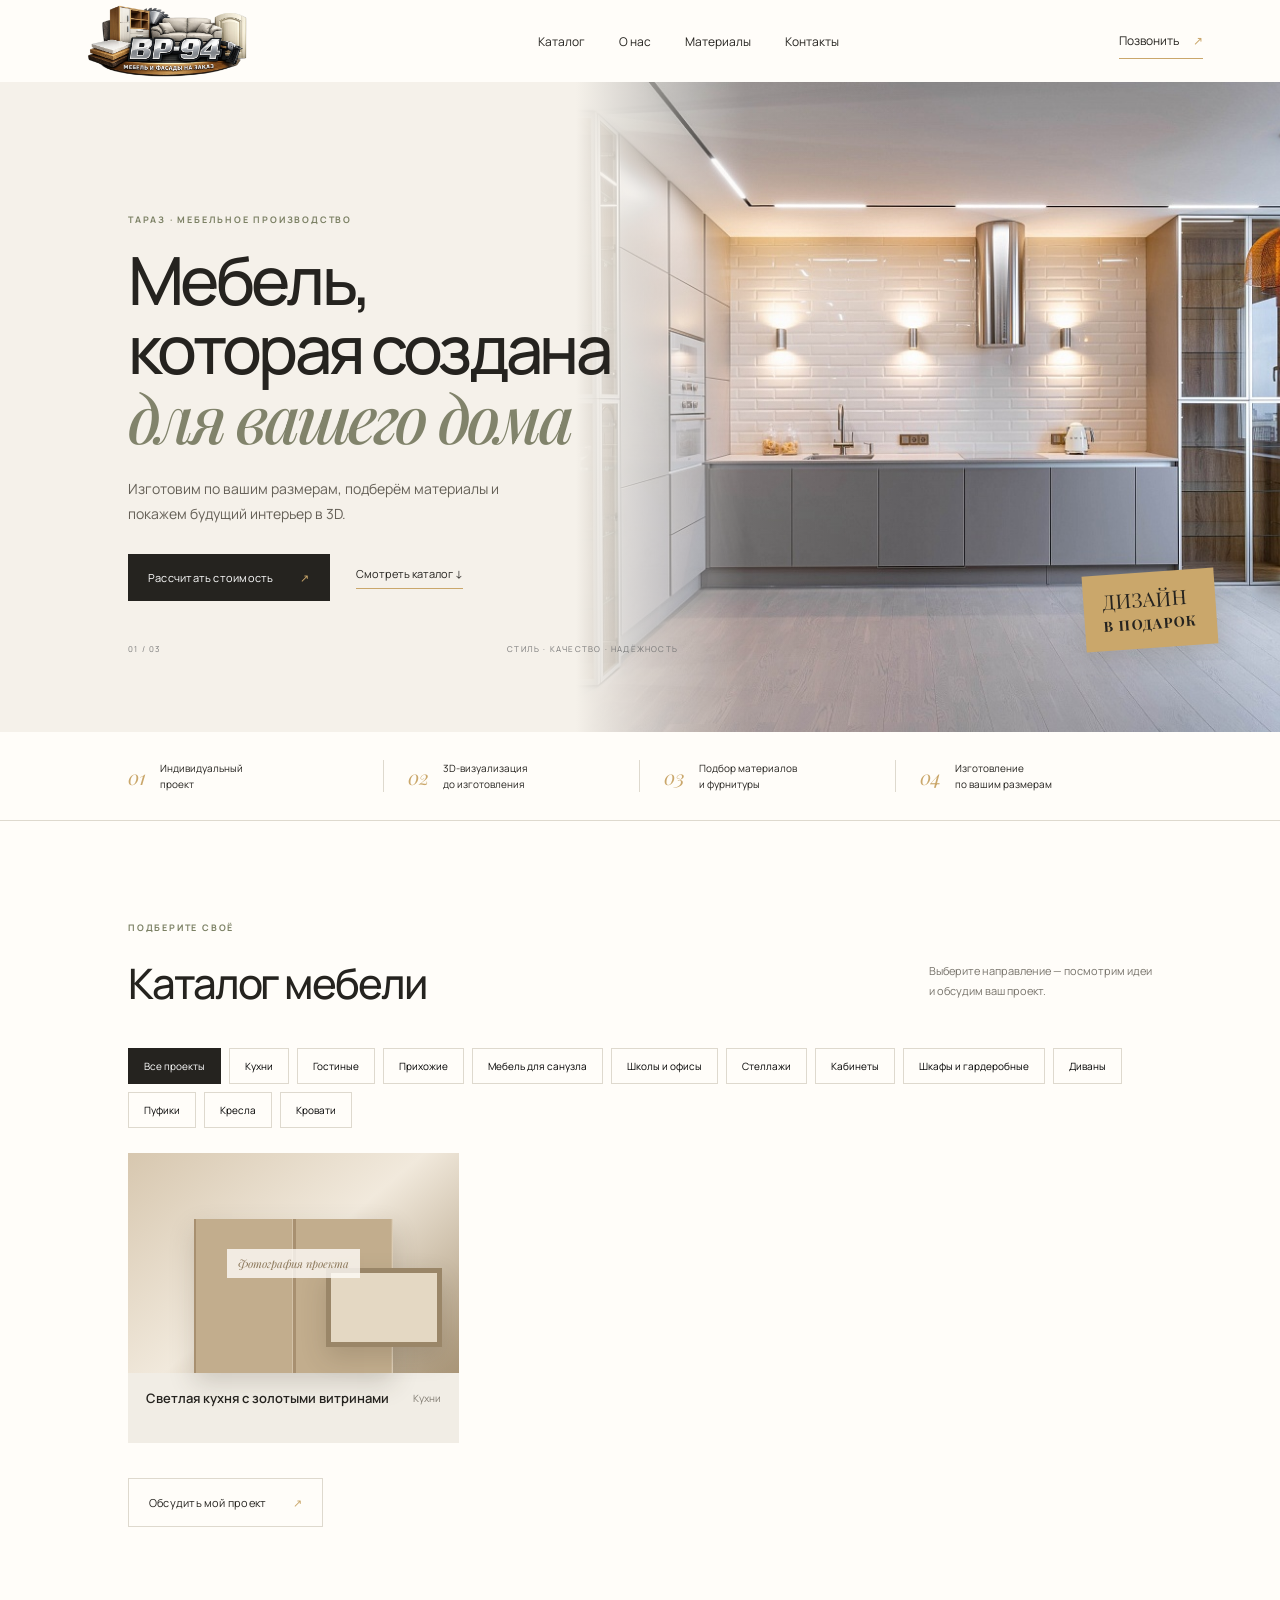
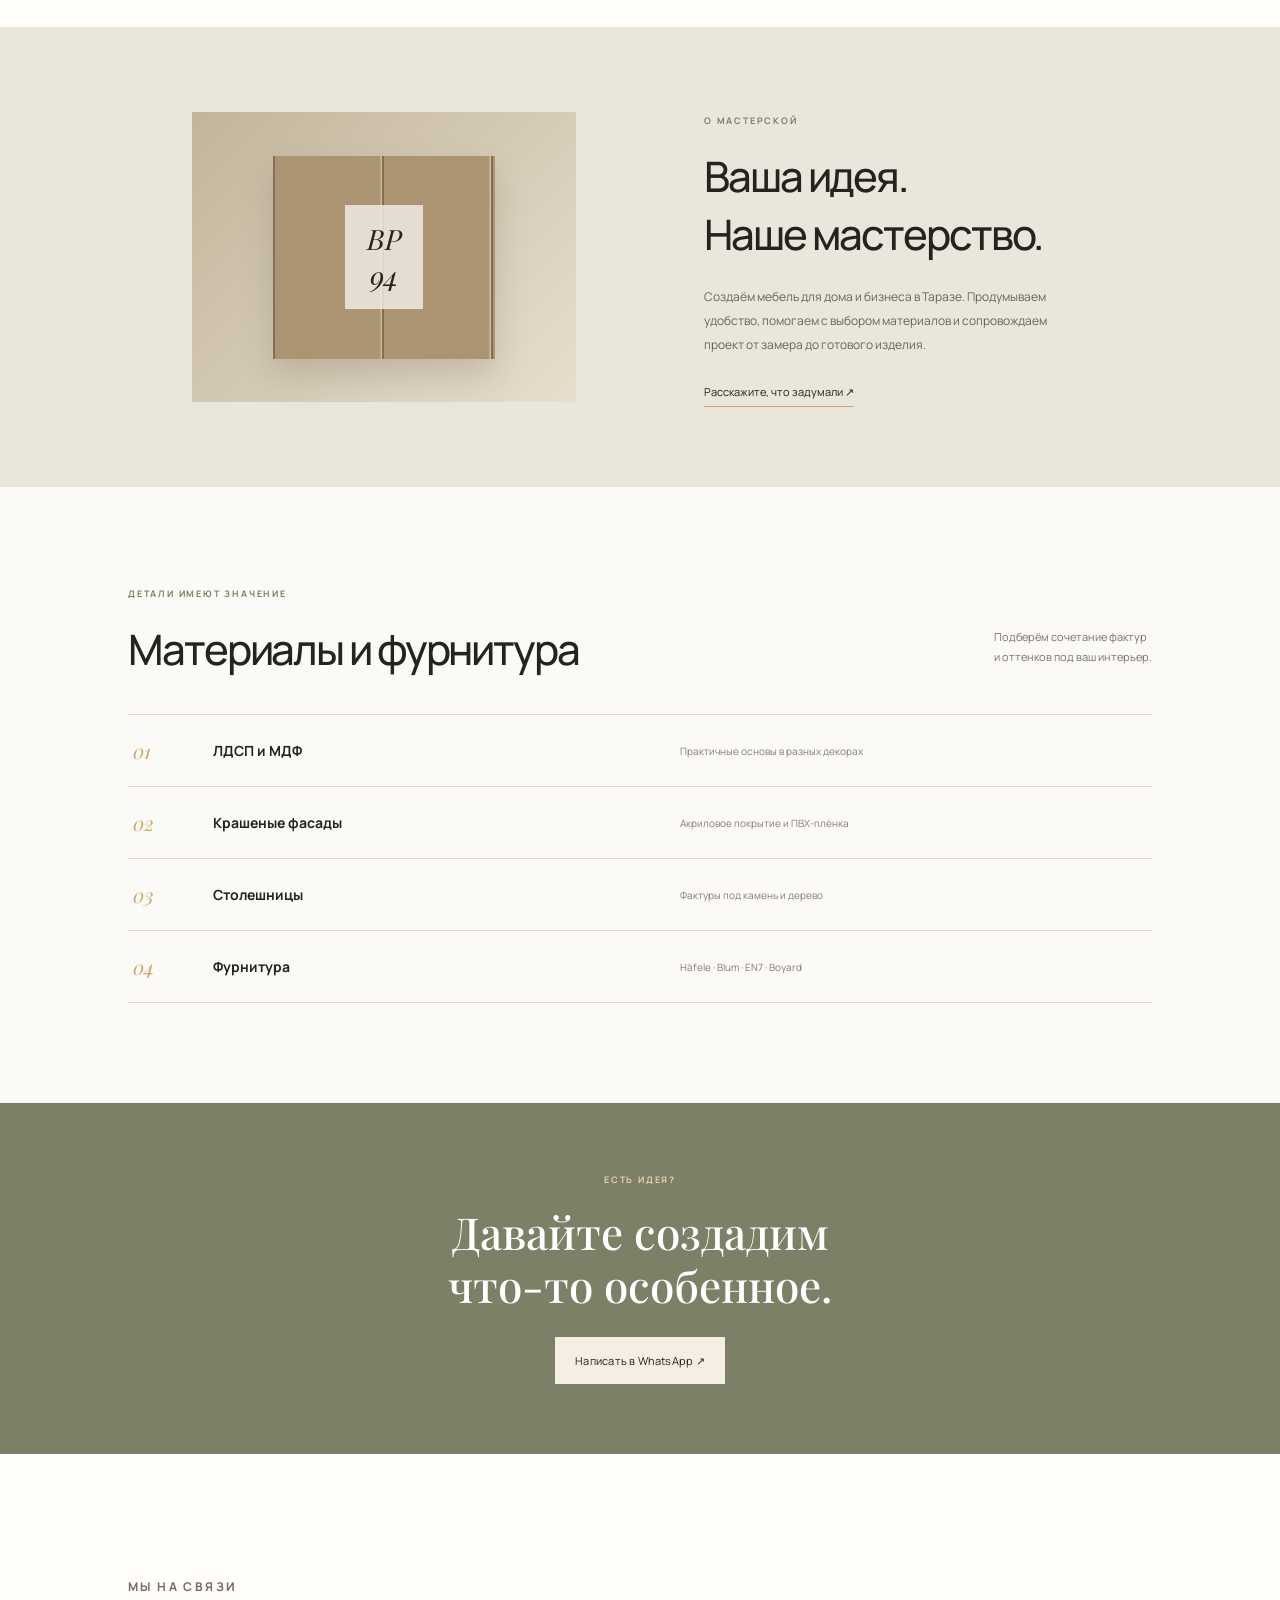
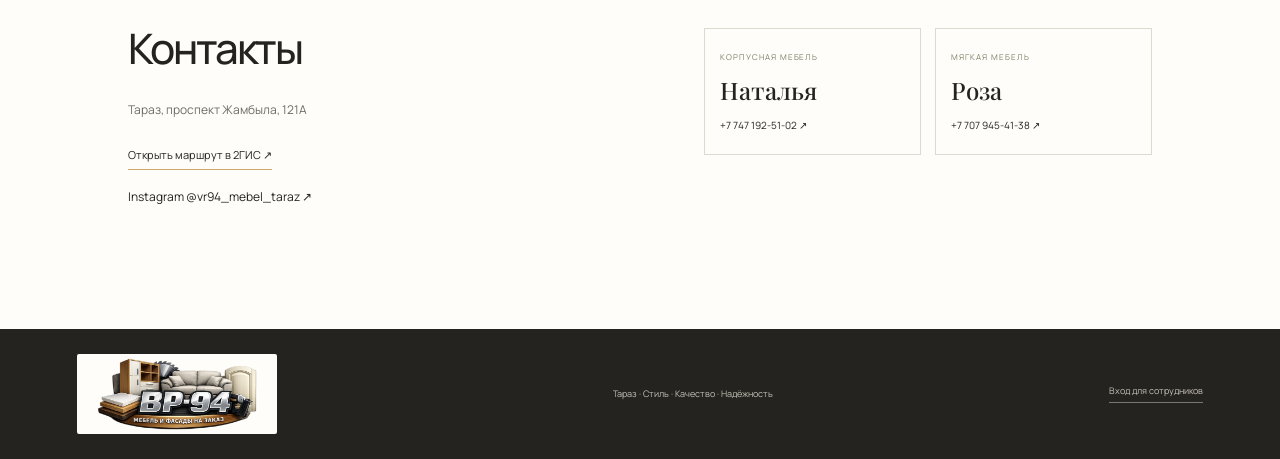
<file: site/index.html>
<!doctype html>
<html lang="ru">
<head>
  <meta charset="utf-8">
  <meta name="viewport" content="width=device-width, initial-scale=1">
  <meta name="theme-color" content="#f5f1ea">
  <meta name="description" content="Мебель на заказ в Таразе от ТОО «ВР-94». Индивидуальный проект и 3D-визуализация.">
  <title>ВР-94 — мебель на заказ в Таразе</title>
  <link rel="stylesheet" href="styles.css">
</head>
<body>
  <header class="topbar">
    <a class="brand" href="#home" aria-label="ВР-94 — на главную"><img class="brand-logo" src="media/vr94-logo.png" alt="ВР-94 — мебель и фасады на заказ"></a>
    <button class="menu-toggle" aria-expanded="false" aria-label="Открыть меню">☰</button>
    <nav class="nav"><a href="#catalog">Каталог</a><a href="#about">О нас</a><a href="#materials">Материалы</a><a href="#contacts">Контакты</a></nav>
    <a class="header-call" href="tel:+77471925102">Позвонить <span>↗</span></a>
  </header>
  <main id="home">
    <section class="hero">
      <div class="hero-art"><img src="media/hero-kitchen.jpg" alt="Кухня, изготовленная на заказ в мастерской ВР-94"></div>
      <div class="hero-copy"><p class="eyebrow">ТАРАЗ · МЕБЕЛЬНОЕ ПРОИЗВОДСТВО</p><h1>Мебель,<br>которая создана<br><em>для вашего дома</em></h1><p class="lead">Изготовим по вашим размерам, подберём материалы и покажем будущий интерьер в 3D.</p><div class="hero-actions"><a class="button button-dark" href="#contacts">Рассчитать стоимость <span>↗</span></a><a class="text-link" href="#catalog">Смотреть каталог ↓</a></div><div class="hero-note"><span>01 / 03</span><span>СТИЛЬ · КАЧЕСТВО · НАДЁЖНОСТЬ</span></div></div>
      <div class="hero-stamp">ДИЗАЙН<br><b>В ПОДАРОК</b></div>
    </section>
    <section class="benefits"><div><b>01</b><span>Индивидуальный<br>проект</span></div><div><b>02</b><span>3D-визуализация<br>до изготовления</span></div><div><b>03</b><span>Подбор материалов<br>и фурнитуры</span></div><div><b>04</b><span>Изготовление<br>по вашим размерам</span></div></section>
    <section class="section catalog" id="catalog"><div class="section-heading"><div><p class="eyebrow">ПОДБЕРИТЕ СВОЁ</p><h2>Каталог мебели</h2></div><p>Выберите направление — посмотрим идеи<br>и обсудим ваш проект.</p></div><div class="filters" id="filters"></div><div class="cards" id="cards"></div><a class="button button-outline" href="#contacts">Обсудить мой проект <span>↗</span></a></section>
    <section class="about" id="about"><div class="about-shape"><span>ВР<br>94</span></div><div><p class="eyebrow">О МАСТЕРСКОЙ</p><h2>Ваша идея.<br>Наше мастерство.</h2><p>Создаём мебель для дома и бизнеса в Таразе. Продумываем удобство, помогаем с выбором материалов и сопровождаем проект от замера до готового изделия.</p><a class="text-link" href="#contacts">Расскажите, что задумали ↗</a></div></section>
    <section class="section materials" id="materials"><div class="section-heading"><div><p class="eyebrow">ДЕТАЛИ ИМЕЮТ ЗНАЧЕНИЕ</p><h2>Материалы и фурнитура</h2></div><p>Подберём сочетание фактур<br>и оттенков под ваш интерьер.</p></div><div class="material-list"><div><span>01</span><b>ЛДСП и МДФ</b><small>Практичные основы в разных декорах</small></div><div><span>02</span><b>Крашеные фасады</b><small>Акриловое покрытие и ПВХ-плёнка</small></div><div><span>03</span><b>Столешницы</b><small>Фактуры под камень и дерево</small></div><div><span>04</span><b>Фурнитура</b><small>Häfele · Blum · EN7 · Boyard</small></div></div></section>
    <section class="contact-band"><p class="eyebrow">ЕСТЬ ИДЕЯ?</p><h2>Давайте создадим<br>что-то особенное.</h2><a class="button button-light" href="https://wa.me/77471925102" target="_blank" rel="noreferrer">Написать в WhatsApp ↗</a></section>
    <section class="contacts section" id="contacts"><div><p class="eyebrow">МЫ НА СВЯЗИ</p><h2>Контакты</h2><p>Тараз, проспект Жамбыла, 121А</p><a class="text-link" href="https://2gis.kz/taraz/geo/70000001062930608" target="_blank" rel="noreferrer">Открыть маршрут в 2ГИС ↗</a><p><a href="https://www.instagram.com/vr94_mebel_taraz/" target="_blank" rel="noreferrer">Instagram @vr94_mebel_taraz ↗</a></p></div><div class="contact-people"><a href="tel:+77471925102"><small>КОРПУСНАЯ МЕБЕЛЬ</small><b>Наталья</b><span>+7 747 192-51-02 ↗</span></a><a href="tel:+77079454138"><small>МЯГКАЯ МЕБЕЛЬ</small><b>Роза</b><span>+7 707 945-41-38 ↗</span></a></div></section>
  </main>
  <footer><a class="brand" href="#home" aria-label="ВР-94 — на главную"><img class="brand-logo" src="media/vr94-logo.png" alt="ВР-94 — мебель и фасады на заказ"></a><span>Тараз · Стиль · Качество · Надёжность</span><a class="staff" href="employee.html">Вход для сотрудников</a></footer>
  <script src="script.js"></script>
</body>
</html>
</file>
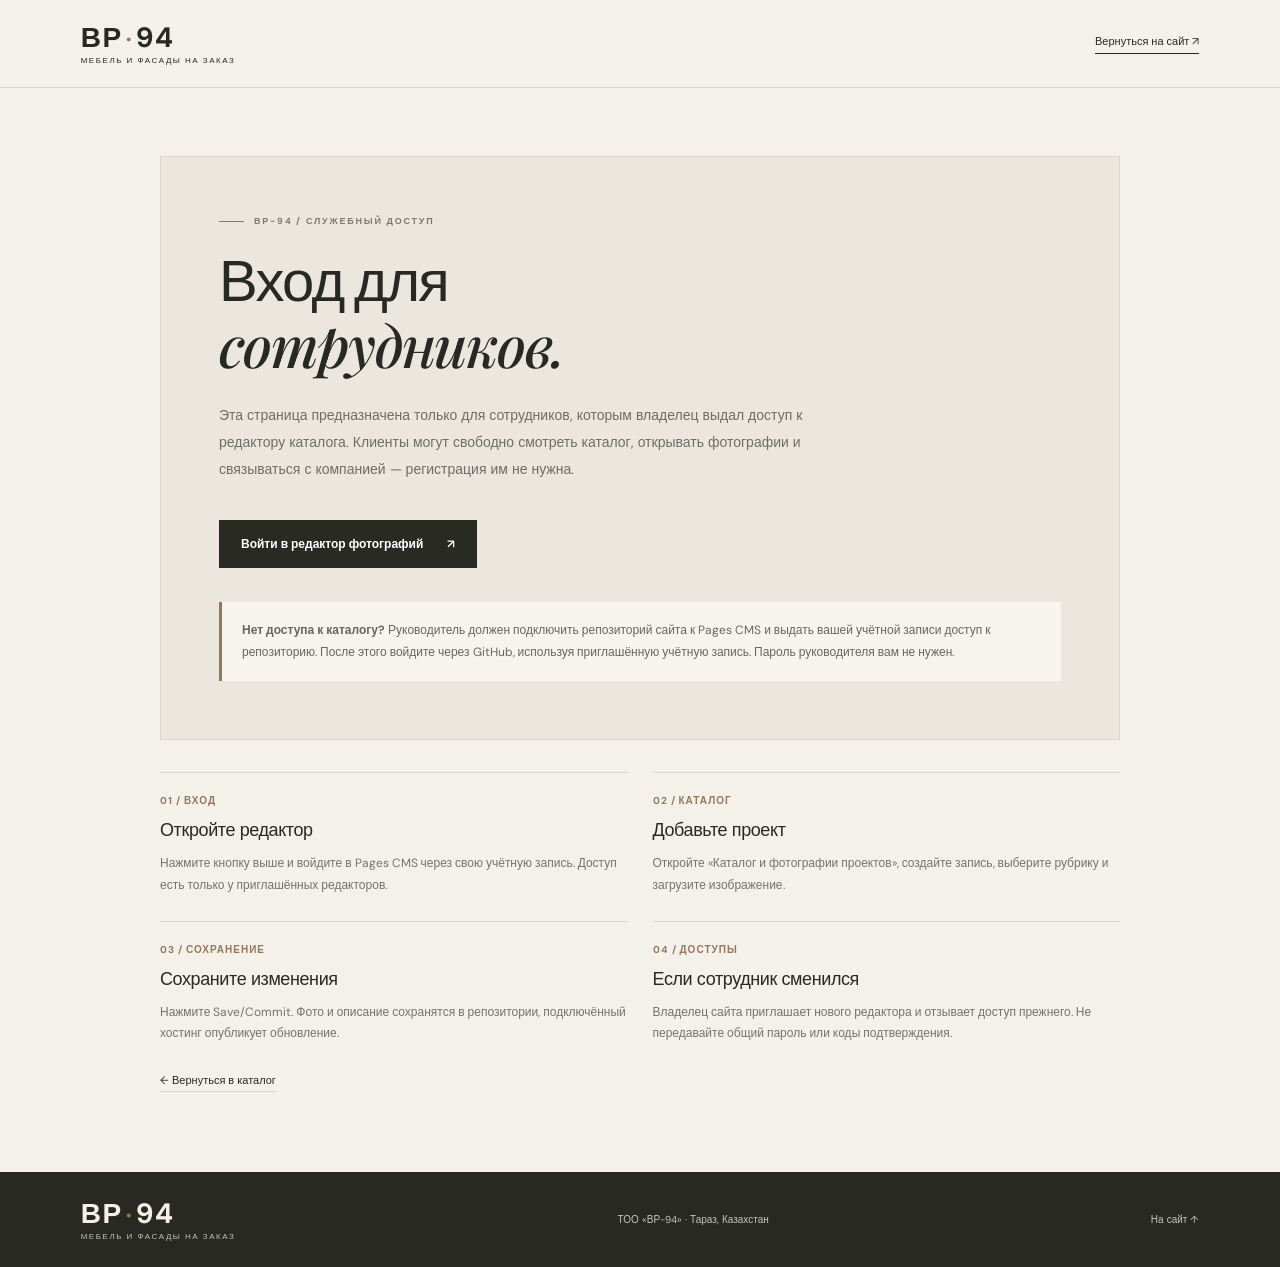
<file: employee.html>
<!doctype html>
<html lang="ru">
<head>
  <meta charset="utf-8">
  <meta name="viewport" content="width=device-width, initial-scale=1">
  <meta name="theme-color" content="#f4f1eb">
  <meta name="robots" content="noindex, nofollow">
  <title>Вход для сотрудников — ВР-94</title>
  <link rel="preconnect" href="https://fonts.googleapis.com">
  <link rel="preconnect" href="https://fonts.gstatic.com" crossorigin>
  <link href="https://fonts.googleapis.com/css2?family=DM+Sans:wght@400;500;600;700&family=Playfair+Display:ital,wght@0,500;0,600;1,500;1,600&display=swap" rel="stylesheet">
  <link rel="stylesheet" href="styles.css">
  <style>
    .employee-page{min-height:100vh;display:flex;flex-direction:column}
    .employee-top{padding:22px 6.3%;border-bottom:1px solid var(--line);display:flex;justify-content:space-between;align-items:center;gap:20px}
    .employee-top>a:last-child{font-size:11px;text-decoration:none;border-bottom:1px solid var(--ink);padding-bottom:5px}
    .employee-main{width:min(960px,88%);margin:auto;padding:68px 0 80px;flex:1}
    .employee-card{background:#ebe7de;padding:clamp(25px,5vw,58px);border:1px solid var(--line)}
    .employee-card h1{font-size:clamp(35px,5vw,58px);margin-bottom:22px}
    .employee-lead{max-width:650px;font-size:14px;line-height:1.9;color:#6d6e65}
    .employee-button{display:inline-flex;align-items:center;gap:24px;margin:24px 0 12px;padding:16px 22px;background:var(--dark);color:white;text-decoration:none;font-size:12px;font-weight:600}
    .employee-button:hover{background:#4b4c43}
    .employee-note{padding:18px 20px;border-left:3px solid var(--accent);background:#f7f4ed;color:#66675e;font-size:12px;line-height:1.8;margin-top:22px}
    .employee-steps{display:grid;grid-template-columns:repeat(2,minmax(0,1fr));gap:25px;margin:32px 0 0}
    .employee-step{border-top:1px solid var(--line);padding-top:15px}
    .employee-step b{font-size:10px;color:var(--accent);letter-spacing:1px}
    .employee-step h2{font-size:18px;letter-spacing:-.4px;margin:12px 0}
    .employee-step p{font-size:12px;line-height:1.8;color:var(--muted);margin:0}
    .employee-back{display:inline-block;margin-top:28px;font-size:11px;text-decoration:none;border-bottom:1px solid var(--line);padding-bottom:4px}
    @media(max-width:600px){.employee-top{padding:18px 6%}.employee-main{padding:38px 0 50px}.employee-steps{grid-template-columns:1fr}.employee-button{width:100%;justify-content:space-between}}
  </style>
</head>
<body class="employee-page">
  <header class="employee-top">
    <a class="brand" href="index.html" aria-label="ВР-94 — на сайт"><span class="brand-symbol">ВР<span>·</span>94</span><span class="brand-caption">МЕБЕЛЬ И ФАСАДЫ НА ЗАКАЗ</span></a>
    <a href="index.html">Вернуться на сайт ↗</a>
  </header>
  <main class="employee-main">
    <div class="employee-card">
      <p class="eyebrow"><i></i> ВР-94 / СЛУЖЕБНЫЙ ДОСТУП</p>
      <h1>Вход для<br><em>сотрудников.</em></h1>
      <p class="employee-lead">Эта страница предназначена только для сотрудников, которым владелец выдал доступ к редактору каталога. Клиенты могут свободно смотреть каталог, открывать фотографии и связываться с компанией — регистрация им не нужна.</p>
      <a class="employee-button" href="https://app.pagescms.org/" target="_blank" rel="noopener noreferrer">Войти в редактор фотографий <span>↗</span></a>
      <div class="employee-note"><strong>Нет доступа к каталогу?</strong> Руководитель должен подключить репозиторий сайта к Pages CMS и выдать вашей учётной записи доступ к репозиторию. После этого войдите через GitHub, используя приглашённую учётную запись. Пароль руководителя вам не нужен.</div>
    </div>
    <div class="employee-steps">
      <article class="employee-step"><b>01 / ВХОД</b><h2>Откройте редактор</h2><p>Нажмите кнопку выше и войдите в Pages CMS через свою учётную запись. Доступ есть только у приглашённых редакторов.</p></article>
      <article class="employee-step"><b>02 / КАТАЛОГ</b><h2>Добавьте проект</h2><p>Откройте «Каталог и фотографии проектов», создайте запись, выберите рубрику и загрузите изображение.</p></article>
      <article class="employee-step"><b>03 / СОХРАНЕНИЕ</b><h2>Сохраните изменения</h2><p>Нажмите Save/Commit. Фото и описание сохранятся в репозитории, подключённый хостинг опубликует обновление.</p></article>
      <article class="employee-step"><b>04 / ДОСТУПЫ</b><h2>Если сотрудник сменился</h2><p>Владелец сайта приглашает нового редактора и отзывает доступ прежнего. Не передавайте общий пароль или коды подтверждения.</p></article>
    </div>
    <a class="employee-back" href="index.html#portfolio">← Вернуться в каталог</a>
  </main>
  <footer class="site-footer"><a class="brand footer-brand" href="index.html"><span class="brand-symbol">ВР<span>·</span>94</span><span class="brand-caption">МЕБЕЛЬ И ФАСАДЫ НА ЗАКАЗ</span></a><p>ТОО «ВР-94» · Тараз, Казахстан</p><a class="back-top" href="index.html">На сайт ↑</a></footer>
</body>
</html>
</file>
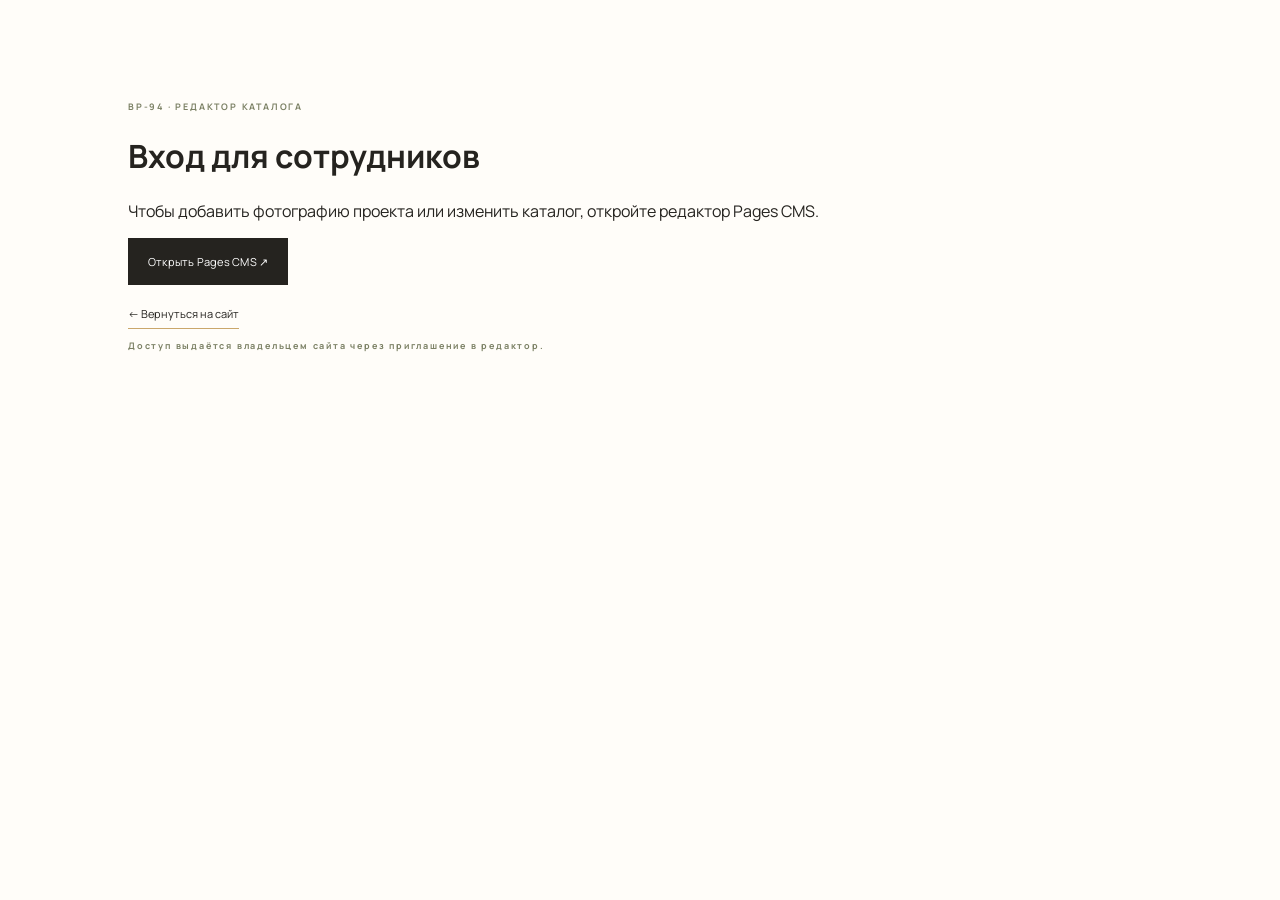
<file: site/employee.html>
<!doctype html><html lang="ru"><head><meta charset="utf-8"><meta name="viewport" content="width=device-width,initial-scale=1"><title>Вход для сотрудников — ВР-94</title><link rel="stylesheet" href="styles.css"></head><body><main class="section"><p class="eyebrow">ВР-94 · РЕДАКТОР КАТАЛОГА</p><h1>Вход для сотрудников</h1><p>Чтобы добавить фотографию проекта или изменить каталог, откройте редактор Pages CMS.</p><a class="button button-dark" href="https://pagescms.org/">Открыть Pages CMS ↗</a><p><a class="text-link" href="index.html">← Вернуться на сайт</a></p><p class="eyebrow">Доступ выдаётся владельцем сайта через приглашение в редактор.</p></main></body></html>
</file>
<file: site/styles.css>
@import url('https://fonts.googleapis.com/css2?family=Manrope:wght@400;500;600;700;800&family=Playfair+Display:ital,wght@0,500;0,600;1,500;1,600&display=swap');
:root{--ink:#25231f;--cream:#f5f1ea;--paper:#fffdf9;--olive:#7b8064;--line:#ded9ce;--gold:#caa76b}*{box-sizing:border-box}html{scroll-behavior:smooth}body{margin:0;color:var(--ink);background:var(--paper);font-family:Manrope,Arial,sans-serif}a{color:inherit;text-decoration:none}.topbar{height:82px;padding:0 6vw;display:flex;align-items:center;justify-content:space-between;background:var(--paper);position:relative;z-index:3}.brand{display:flex;align-items:center;flex-shrink:0}.brand-logo{display:block;width:180px;height:74px;object-fit:contain}.brand b{display:block;font-size:16px;letter-spacing:.12em}.brand small{display:block;font-size:8px;letter-spacing:.16em;margin-top:3px}.nav{display:flex;gap:34px;font-size:12px}.nav a:hover,.text-link:hover{color:#947448}.header-call{font-size:12px;border-bottom:1px solid var(--gold);padding:9px 0}.header-call span{margin-left:12px;color:var(--gold)}.menu-toggle{display:none;border:0;background:none;font-size:24px}.hero{background:var(--cream);height:min(650px,75vw);min-height:530px;position:relative;overflow:hidden;display:flex;align-items:center;padding:4vw 10vw}.hero-copy{position:relative;z-index:1;max-width:510px}.eyebrow{font-size:9px;letter-spacing:.2em;color:var(--olive);font-weight:700;margin:0 0 20px}.hero h1{font-size:clamp(42px,5.2vw,76px);line-height:1.03;letter-spacing:-.055em;margin:0;font-weight:500}.hero h1 em{font-family:'Playfair Display';font-weight:500;color:#81836b}.lead{max-width:380px;font-size:14px;line-height:1.8;color:#656057;margin:22px 0 28px}.hero-actions{display:flex;align-items:center;gap:26px}.button{display:inline-flex;align-items:center;gap:27px;padding:16px 20px;font-size:11px;letter-spacing:.02em}.button-dark{background:var(--ink);color:white}.button-dark span,.button-outline span{color:var(--gold)}.text-link{font-size:11px;border-bottom:1px solid var(--gold);padding-bottom:7px}.hero-note{position:absolute;top:430px;left:0;width:45vw;max-width:550px;display:flex;justify-content:space-between;font-size:8px;letter-spacing:.15em;color:#777}.hero-art{position:absolute;right:0;top:0;width:55%;height:100%;overflow:hidden}.hero-art:after{content:"";position:absolute;inset:0;background:linear-gradient(90deg,var(--cream) 0%,rgba(245,241,234,.12) 24%,transparent 48%)}.hero-art img{width:100%;height:100%;object-fit:cover;object-position:center}.hero-stamp{position:absolute;right:5%;bottom:13%;background:var(--gold);padding:16px 19px;font-family:'Playfair Display';font-size:20px;line-height:1.1;transform:rotate(-4deg);box-shadow:0 8px 26px #5343282e}.hero-stamp b{font-size:14px;letter-spacing:.1em}.benefits{display:grid;grid-template-columns:repeat(4,1fr);padding:28px 10vw;border-bottom:1px solid var(--line)}.benefits div{display:flex;align-items:center;gap:14px;border-right:1px solid var(--line);padding-left:24px}.benefits div:first-child{padding-left:0}.benefits div:last-child{border:0}.benefits b,.material-list span{color:var(--gold);font:italic 20px 'Playfair Display'}.benefits span{font-size:10px;line-height:1.6}.section{padding:100px 10vw}.section-heading{display:flex;justify-content:space-between;align-items:end;margin-bottom:36px}.section-heading h2,.about h2,.contacts h2{font-size:42px;letter-spacing:-.05em;font-weight:500;margin:0}.section-heading>p{font-size:11px;line-height:1.8;color:#77736b}.filters{display:flex;gap:8px;flex-wrap:wrap;margin:0 0 25px}.filter{border:1px solid var(--line);background:transparent;padding:10px 15px;font:inherit;font-size:10px;cursor:pointer}.filter.active,.filter:hover{background:var(--ink);border-color:var(--ink);color:white}.cards{display:grid;grid-template-columns:repeat(3,1fr);gap:16px;margin-bottom:35px}.card{background:#f1ede5;min-height:290px;position:relative;overflow:hidden}.card-visual{height:220px;background:linear-gradient(140deg,#d7c7af,#f1e9dc 50%,#a99577);display:grid;place-items:center;color:#8d795c;font:italic 18px 'Playfair Display';position:relative}.card-visual:before,.card-visual:after{content:"";position:absolute;bottom:0;width:60%;height:70%;background:repeating-linear-gradient(90deg,#a89070 0 2px,#c2ad8d 2px 49%,#e4d7c3 50%);box-shadow:0 10px 24px #42372530}.card-visual:after{width:32%;height:31%;right:5%;bottom:12%;background:#e4d8c3;border:5px solid #9a8668}.card-visual span{position:relative;z-index:1;background:#fffdf9c9;padding:7px 11px;font-size:11px}.card-info{padding:16px 18px;display:flex;justify-content:space-between;align-items:center}.card-info b{font-size:13px;font-weight:600}.card-info span{font-size:10px;color:#817c72}.button-outline{border:1px solid var(--line)}.about{background:#e9e6dc;padding:85px 15vw;display:grid;grid-template-columns:1fr 1fr;gap:10vw;align-items:center}.about p:not(.eyebrow){font-size:12px;line-height:2;color:#68645d;max-width:420px;margin:22px 0}.about-shape{height:290px;background:linear-gradient(135deg,#c2b59c,#e7dece);display:grid;place-items:center;position:relative}.about-shape:before{content:"";position:absolute;width:58%;height:70%;background:repeating-linear-gradient(90deg,#836f53 0 2px,#aa9471 2px 48%,#d0bea0 49%);box-shadow:0 16px 30px #5d503c35}.about-shape span{z-index:1;background:#f5f1eacc;padding:15px 22px;font:italic 28px 'Playfair Display';text-align:center}.materials{background:#fbfaf7}.material-list{border-top:1px solid var(--line)}.material-list div{display:grid;grid-template-columns:80px 1fr 1fr;align-items:center;padding:22px 5px;border-bottom:1px solid var(--line)}.material-list b{font-size:14px}.material-list small{font-size:10px;color:#827e76}.contact-band{background:#7c8067;color:white;text-align:center;padding:70px 20px}.contact-band .eyebrow{color:#e5d0a9}.contact-band h2{font:500 44px/1.2 'Playfair Display';margin:0 0 25px}.button-light{background:#f4eee3;color:var(--ink)}.contacts{display:grid;grid-template-columns:1fr 1fr;gap:10vw}.contacts p{font-size:12px;color:#706c64;margin:24px 0}.contacts p a{color:var(--ink)}.contact-people{display:grid;grid-template-columns:1fr 1fr;gap:14px;align-items:center}.contact-people a{border:1px solid var(--line);padding:22px 15px;display:flex;flex-direction:column;gap:12px}.contact-people small{font-size:8px;letter-spacing:.12em;color:var(--olive)}.contact-people b{font:500 24px 'Playfair Display'}.contact-people span{font-size:10px}footer{background:var(--ink);color:white;padding:25px 6vw;display:flex;align-items:center;justify-content:space-between}footer .brand{padding:3px 10px;background:var(--paper);border-radius:2px}footer>span,footer .staff{font-size:9px;color:#c5c1b9}.staff{border-bottom:1px solid #777;padding-bottom:5px}
@media(max-width:760px){.topbar{height:68px;padding:0 5vw}.brand-logo{width:145px;height:60px}.menu-toggle{display:block;order:3}.header-call{margin-left:auto;margin-right:17px}.nav{display:none;position:absolute;top:68px;left:0;right:0;background:var(--paper);padding:20px 6vw;flex-direction:column;gap:20px;border-top:1px solid var(--line)}.nav.open{display:flex}.hero{height:auto;min-height:700px;align-items:flex-start;padding:54px 7vw}.hero-art{top:auto;bottom:0;width:100%;height:43%}.hero-art:after{background:linear-gradient(180deg,var(--cream),transparent 28%)}.hero-copy{max-width:100%}.hero h1{font-size:48px}.hero-note{top:auto;bottom:-275px;width:86vw}.hero-stamp{bottom:8%;right:6%;font-size:15px}.benefits{grid-template-columns:1fr 1fr;gap:18px;padding:22px 7vw}.benefits div{padding:0;border:0}.section{padding:68px 7vw}.section-heading{display:block}.section-heading h2,.about h2,.contacts h2{font-size:34px}.section-heading>p{margin-top:14px}.cards{grid-template-columns:1fr 1fr;gap:10px}.card{min-height:225px}.card-visual{height:165px}.card-info{padding:12px 10px;align-items:flex-start;gap:6px;flex-direction:column}.about{padding:60px 7vw;grid-template-columns:1fr;gap:35px}.about-shape{height:220px}.material-list div{grid-template-columns:45px 1fr;gap:5px}.material-list small{grid-column:2}.contacts{grid-template-columns:1fr;gap:35px}.contact-people{gap:8px}.contact-people a{padding:16px 10px}.contact-people b{font-size:20px}footer{padding:22px 6vw;flex-wrap:wrap;gap:18px}footer>span{display:none}}
@media(max-width:410px){.cards{grid-template-columns:1fr}.card-visual{height:205px}.hero h1{font-size:42px}.hero-actions{gap:15px}.button{padding:14px 12px;gap:12px;font-size:10px}.text-link{font-size:10px}}
</file>
<file: styles.css>
:root{--paper:#f4f1eb;--paper-light:#faf8f3;--ink:#282922;--muted:#73746b;--line:#d9d5ca;--accent:#957858;--dark:#292a24;--serif:"Playfair Display",Georgia,serif;--sans:"DM Sans",Arial,sans-serif}*{box-sizing:border-box}html{scroll-behavior:smooth;scroll-padding-top:95px}body{margin:0;background:var(--paper);color:var(--ink);font-family:var(--sans)}a{color:inherit}.site-header{height:88px;padding:0 6.3%;display:flex;align-items:center;justify-content:space-between;gap:28px;background:#f4f1ebf2;border-bottom:1px solid #28292214;position:sticky;top:0;z-index:20;backdrop-filter:blur(14px)}.brand{display:flex;flex-direction:column;gap:3px;text-decoration:none;min-width:max-content}.brand-symbol{font-size:28px;font-weight:700;letter-spacing:1.6px;line-height:1}.brand-symbol span{font-family:var(--serif);font-weight:500;color:var(--accent);padding:0 2px}.brand-caption{font-size:8px;letter-spacing:1.55px}.main-nav{display:flex;align-items:center;gap:25px}.main-nav a,.header-link{font-size:11px;text-decoration:none;white-space:nowrap;transition:opacity .2s}.main-nav a:hover,.header-link:hover,.text-action:hover{opacity:.58}.header-link{padding:10px 0;border-bottom:1px solid var(--ink)}.header-link span{margin-left:12px}.menu-toggle{display:none;background:transparent;border:0;font-size:25px;color:var(--ink);cursor:pointer}.hero{min-height:640px;padding:55px 6.3% 0;display:grid;grid-template-columns:1fr 1.02fr;gap:5%;position:relative}.hero-copy{padding:45px 0 110px;align-self:center}.eyebrow{display:flex;align-items:center;gap:10px;font-size:9px;font-weight:700;letter-spacing:1.8px;color:#7c7b70;margin:0 0 23px}.eyebrow i{display:inline-block;width:25px;height:1px;background:var(--accent)}h1,h2{font-weight:500;letter-spacing:-1.65px;line-height:1.09;margin:0}h1{font-size:clamp(41px,5.2vw,72px)}h1 em,h2 em{font-family:var(--serif);font-weight:500}.hero-intro{max-width:455px;font-size:14px;line-height:1.85;color:#6d6e65;margin:27px 0}.hero-actions{display:flex;align-items:center;gap:25px;flex-wrap:wrap}.btn{display:inline-flex;align-items:center;justify-content:space-between;gap:25px;padding:16px 20px;font-size:11px;font-weight:600;text-decoration:none;transition:transform .2s,background .2s}.btn:hover{transform:translateY(-2px)}.btn-dark{color:white;background:var(--dark)}.btn-dark:hover{background:#4b4c43}.btn-light{color:var(--paper-light);background:var(--paper);margin-top:8px}.text-action{font-size:11px;text-decoration:none}.text-action span{margin-left:8px}.hero-footnote{margin-top:43px;display:flex;align-items:center;gap:10px;color:#77786f;font-size:10px}.hero-footnote i{width:6px;height:6px;border-radius:50%;background:#7e8a68}.hero-image-wrap{position:relative;align-self:stretch;min-height:430px}.hero-image{display:block;width:100%;height:100%;min-height:430px;object-fit:cover;object-position:center 55%;filter:saturate(.86);background:#dfd8cb}.image-frame-label{position:absolute;left:18px;right:18px;bottom:17px;display:flex;justify-content:space-between;gap:15px;color:white;font-size:8px;letter-spacing:1.4px;text-shadow:0 1px 7px #0008}.image-side-note{position:absolute;right:-25px;top:34%;writing-mode:vertical-rl;font-size:8px;letter-spacing:2px;color:#77786f}.hero-ribbon{grid-column:1/-1;display:flex;align-items:center;gap:34px;border-top:1px solid var(--line);padding:19px 0;font-size:9px;letter-spacing:1.8px;color:#77786f}.ribbon-right{margin-left:auto}.section-pad{padding:98px 8%}.intro{background:#ebe7de}.intro-layout{display:grid;grid-template-columns:1fr 1fr;gap:8%;align-items:start}h2{font-size:clamp(34px,4.15vw,53px)}.large-copy{font-size:18px;line-height:1.7;margin:0 0 15px}.muted{color:var(--muted);font-size:12px;line-height:1.85}.intro-layout .muted{margin:0}.section-heading{display:flex;justify-content:space-between;align-items:end;gap:28px;margin-bottom:37px}.section-heading .eyebrow{margin-bottom:18px}.section-note{max-width:325px;margin:0 0 4px}.service-grid{display:grid;grid-template-columns:repeat(3,minmax(0,1fr));gap:13px}.service-card{min-height:255px;position:relative;display:flex;flex-direction:column;align-items:flex-start;padding:18px 19px;text-decoration:none;overflow:hidden;transition:transform .25s,box-shadow .25s}.service-card:hover{transform:translateY(-4px);box-shadow:0 15px 30px #25251e12}.tone-sand{background:#e4d9c8}.tone-gray{background:#dadbd4}.tone-olive{background:#cbd0c1}.tone-clay{background:#d9c9bb}.tone-dark{background:#55584e;color:#f8f5ee}.tone-blue{background:#c8d0d0}.service-index{font-size:8px;letter-spacing:1.4px;opacity:.74}.service-icon{display:block;width:64px;height:52px;margin:25px 0 17px;position:relative;opacity:.78}.service-icon:before,.service-icon:after{content:"";position:absolute;border:1px solid currentColor}.icon-kitchen:before{width:48px;height:36px;left:7px;top:5px}.icon-kitchen:after{height:25px;width:1px;border:0;background:currentColor;left:31px;top:6px;box-shadow:-13px 0 0 currentColor,13px 0 0 currentColor}.icon-wardrobe:before{width:43px;height:45px;left:9px;top:1px}.icon-wardrobe:after{height:34px;width:1px;border:0;background:currentColor;left:31px;top:6px}.icon-living:before{width:50px;height:25px;left:5px;top:15px}.icon-living:after{width:37px;height:12px;left:11px;top:1px}.icon-bedroom:before{width:50px;height:22px;left:5px;top:16px;border-radius:3px 3px 0 0}.icon-bedroom:after{width:12px;height:10px;left:12px;top:7px;box-shadow:15px 0 0 -1px var(--paper)}.icon-sofa:before{width:48px;height:24px;left:7px;top:16px;border-radius:8px 8px 4px 4px}.icon-sofa:after{width:8px;height:17px;left:2px;top:19px;box-shadow:48px 0 0 currentColor}.icon-school:before{width:43px;height:23px;left:10px;top:3px}.icon-school:after{width:42px;height:1px;border:0;background:currentColor;left:11px;top:38px;box-shadow:7px -10px 0 currentColor,23px -10px 0 currentColor}.icon-bath:before{width:48px;height:27px;left:7px;top:8px;border-radius:2px}.icon-bath:after{width:36px;height:1px;border:0;background:currentColor;left:13px;top:39px;box-shadow:5px 5px 0 -0.2px currentColor,22px 5px 0 -0.2px currentColor}.icon-shelf:before{width:48px;height:43px;left:7px;top:3px}.icon-shelf:after{width:48px;height:1px;border:0;background:currentColor;left:8px;top:17px;box-shadow:0 14px 0 currentColor}.icon-office:before{width:48px;height:31px;left:7px;top:3px}.icon-office:after{width:33px;height:1px;border:0;background:currentColor;left:14px;top:43px;box-shadow:5px -10px 0 currentColor,18px -10px 0 currentColor}.service-title{font-size:18px;letter-spacing:-.4px;margin-top:auto}.service-bottom{display:flex;justify-content:space-between;align-items:center;width:100%;gap:10px;margin-top:11px;font-size:9px;opacity:.73}.service-bottom b{font-size:14px;font-weight:400}.portfolio{background:#ebe7de}.filter-row{display:flex;gap:8px;flex-wrap:wrap;margin:-9px 0 25px}.filter-chip{border:1px solid #c8c4b8;background:transparent;padding:9px 14px;border-radius:30px;font-size:10px;color:#595a51;cursor:pointer;transition:background .2s,color .2s}.filter-chip:hover,.filter-chip.active{background:var(--ink);color:white;border-color:var(--ink)}.portfolio-grid{display:grid;grid-template-columns:repeat(3,minmax(0,1fr));gap:13px;align-items:stretch}.project-card{padding:0;border:0;background:#f5f2eb;text-align:left;cursor:zoom-in;position:relative;overflow:hidden;min-width:0}.project-image-wrap{display:block;height:300px;overflow:hidden;background:#d6d0c4}.project-card img{width:100%;height:100%;object-fit:cover;display:block;transition:transform .45s;filter:saturate(.88)}.project-card:hover img{transform:scale(1.035)}.project-card-copy{display:block;padding:16px 17px 19px}.project-meta{display:flex;justify-content:space-between;gap:10px;color:#8d816e;font-size:8px;letter-spacing:1.1px;text-transform:uppercase}.project-title{display:block;font-size:16px;font-weight:500;margin:10px 0 6px}.project-description{display:block;font-size:11px;line-height:1.7;color:#77786f;margin:0}.portfolio-loading,.portfolio-empty{grid-column:1/-1;padding:60px 22px;text-align:center;border:1px dashed #c5c0b3;color:#78776c;font-size:12px;line-height:1.8}.portfolio-empty strong{display:block;color:var(--ink);font-size:17px;font-weight:500;margin-bottom:6px}.portfolio-caption{font-size:10px;line-height:1.7;color:#77786f;margin:17px 0 0}.materials{display:grid;grid-template-columns:1fr 1fr;gap:10%;align-items:center}.materials-description{max-width:430px;margin:22px 0}.material-list{border-top:1px solid var(--line);margin-top:26px}.material-list>div{display:flex;align-items:center;gap:17px;border-bottom:1px solid var(--line);padding:15px 0}.material-list span{color:#9d866c;font-size:9px}.material-list p{margin:0;font-size:12px;flex:1}.material-list b{font-size:13px;font-weight:400;color:#8a7a67}.material-art{min-height:395px;position:relative;overflow:hidden;background:#ded7ca}.swatch{position:absolute;box-shadow:0 10px 25px #0002}.swatch-wood{left:8%;top:8%;width:58%;height:66%;background:repeating-linear-gradient(93deg,#9b795b 0,#b18f6d 5px,#8b6a4d 13px,#c3a17e 24px,#8b6a4d 34px)}.swatch-stone{right:7%;bottom:8%;width:50%;height:54%;background:linear-gradient(135deg,#e9e5dc,#b9b6ac 30%,#f6f2ea 57%,#b9b5aa)}.swatch-matte{right:12%;top:8%;width:25%;height:33%;background:linear-gradient(145deg,#66675e,#9a998c,#73746a)}.swatch-note{position:absolute;left:15px;bottom:12px;font-size:8px;letter-spacing:1.5px;color:#5e5b52}.about{background:#292a24;color:#f4f1eb}.about .eyebrow{color:#c9bda9}.about-top{display:flex;align-items:end;justify-content:space-between;gap:25px}.process-grid{display:grid;grid-template-columns:repeat(4,1fr);gap:24px;margin-top:55px}.process-grid article{border-top:1px solid #595a51;padding-top:16px}.process-grid article>span{font-size:10px;color:#c6a88b}.process-grid h3{font-size:16px;font-weight:500;margin:25px 0 9px}.process-grid p{font-size:11px;line-height:1.85;color:#cac9c0;margin:0}.contact{display:grid;grid-template-columns:1.2fr .8fr;gap:11%;background:#8b8c7e;color:#fff}.contact .eyebrow{color:#e1ddd3}.contact-main h2{font-size:clamp(36px,4.7vw,58px)}.contact-intro{color:#f0eee6;max-width:405px;margin:21px 0 17px}.contact-details{align-self:center;border-top:1px solid #b4b4aa}.contact-details>div{padding:17px 0;border-bottom:1px solid #b4b4aa}.contact-details>div>span{font-size:8px;letter-spacing:1.5px;color:#e7e5dd}.contact-details p{font-size:12px;line-height:1.8;margin:7px 0 0}.contact-details a{text-decoration:none;border-bottom:1px solid #e1ddd3}.contact-small{font-size:10px;line-height:1.7;color:#e6e3d9;margin-top:17px}.site-footer{padding:26px 6.3%;display:flex;align-items:center;justify-content:space-between;gap:20px;background:var(--ink);color:var(--paper)}.footer-brand .brand-caption{color:#c3c3b9}.site-footer>p,.back-top{font-size:10px;color:#c5c6bd;text-decoration:none;margin:0}.lightbox{width:min(94vw,1200px);max-width:none;max-height:92vh;border:0;padding:0;background:#171813;color:#fff;box-shadow:0 20px 70px #0008}.lightbox::backdrop{background:#151611d9;backdrop-filter:blur(4px)}.lightbox img{display:block;max-width:100%;max-height:80vh;margin:auto;object-fit:contain}.lightbox-caption{padding:14px 18px;font-size:12px}.lightbox-close{position:absolute;right:8px;top:8px;width:38px;height:38px;border:0;border-radius:50%;background:#151611bb;color:#fff;font-size:28px;cursor:pointer;z-index:1}
@media(max-width:1050px){.site-header{padding:0 4%}.main-nav{gap:14px}.main-nav a{font-size:10px}.hero{padding-left:5%;padding-right:5%;gap:4%}.section-pad{padding:80px 6%}.service-card{min-height:235px}.project-image-wrap{height:260px}}
@media(max-width:760px){.site-header{height:73px;padding:0 5%;gap:12px}.brand-symbol{font-size:24px}.brand-caption{font-size:7px;letter-spacing:1.1px}.menu-toggle{display:block;margin-left:auto}.header-link{display:none}.main-nav{display:none;position:absolute;top:72px;left:0;right:0;padding:18px 6%;background:var(--paper-light);border-bottom:1px solid var(--line);flex-direction:column;align-items:flex-start;gap:15px}.main-nav.open{display:flex}.main-nav a{font-size:13px;padding:2px 0}.hero{padding-top:24px;display:flex;flex-direction:column;gap:18px}.hero-copy{padding:22px 0 10px}.hero h1{font-size:clamp(40px,10vw,58px)}.hero-image-wrap,.hero-image{min-height:310px}.hero-image{height:350px}.image-side-note{right:-18px}.hero-footnote{margin-top:29px}.hero-ribbon{gap:14px;font-size:8px;flex-wrap:wrap}.ribbon-right{width:100%;margin:2px 0 0}.section-pad{padding:63px 6%}.intro-layout,.materials,.contact{grid-template-columns:1fr;gap:32px}.intro-layout{gap:22px}.large-copy{font-size:16px}.section-heading{display:block}.section-note{margin-top:15px}.service-grid{grid-template-columns:repeat(2,minmax(0,1fr));gap:9px}.service-card{min-height:210px;padding:14px}.service-icon{margin:20px 0 12px;transform:scale(.87);transform-origin:left center}.service-title{font-size:15px}.service-bottom{font-size:8px}.portfolio-grid{grid-template-columns:1fr}.project-image-wrap{height:min(70vw,390px)}.filter-row{margin-top:8px}.material-art{min-height:310px}.about-top{display:block}.process-grid{grid-template-columns:repeat(2,1fr);gap:28px 18px;margin-top:37px}.process-grid h3{margin-top:19px}.site-footer{padding:24px 6%;flex-wrap:wrap}.site-footer>p{order:3;width:100%;margin-top:6px}.contact-details{margin-top:8px}}
@media(max-width:390px){.service-grid{grid-template-columns:1fr}.service-card{min-height:175px}.service-icon{margin:12px 0 7px}.service-title{margin-top:5px}.process-grid{gap:25px 14px}}
@media(prefers-reduced-motion:reduce){html{scroll-behavior:auto}*,*:before,*:after{transition:none!important}}


/* Объединённый блок контактов: кнопки телефона и WhatsApp */
.contact-panel{display:flex;flex-direction:column;gap:22px;min-width:0}
.contact-people{display:grid;grid-template-columns:repeat(2,minmax(0,1fr));gap:12px}
.contact-card{display:flex;flex-direction:column;align-items:stretch;min-width:0;padding:20px 17px;background:var(--paper-light);color:var(--ink);border:1px solid #f4f1eb;border-radius:2px;box-shadow:0 10px 22px #292a2410}
.contact-card-label{font-size:8px;letter-spacing:1.2px;color:#8b775f;line-height:1.5}
.contact-card h3{font-size:22px;letter-spacing:-.4px;font-weight:500;margin:11px 0 5px}
.contact-card p{font-size:10px;line-height:1.65;color:var(--muted);min-height:50px;margin:0 0 10px}
.contact-button{display:flex;align-items:center;justify-content:center;text-align:center;text-decoration:none;font-size:10px;font-weight:600;padding:12px 10px;margin-top:8px;min-height:39px;transition:background .2s,transform .2s;overflow-wrap:anywhere}
.contact-button:hover{transform:translateY(-1px)}
.contact-call{background:var(--dark);color:white}
.contact-call:hover{background:#4b4c43}
.contact-whatsapp{background:#26764b;color:white}
.contact-whatsapp:hover{background:#1d5f3b}
.contact-info{display:grid;grid-template-columns:1fr 1fr;gap:0 20px;border-top:1px solid #b4b4aa}
.contact-info>div{padding:13px 0;border-bottom:1px solid #b4b4aa}
.contact-info>div:last-child{grid-column:1/-1}
.contact-info p{overflow-wrap:anywhere}
.portfolio-empty a{display:inline-block;margin-top:16px;color:var(--ink);text-decoration:none;border-bottom:1px solid var(--accent);padding-bottom:3px;font-weight:600}
.portfolio-empty a:hover{opacity:.65}
@media(max-width:900px){.contact{grid-template-columns:1fr;gap:32px}.contact-panel{gap:20px}.contact-info{grid-template-columns:1fr 1fr}}
@media(max-width:600px){.contact-people{grid-template-columns:1fr}.contact-card p{min-height:0}.contact-info{grid-template-columns:1fr}.contact-info>div:last-child{grid-column:auto}}


/* Ссылка на редактор каталога для сотрудников. Публикации защищены авторизацией CMS. */
.editor-link{display:inline-flex;align-items:center;gap:8px;padding:11px 14px;border:1px solid #77786f;color:var(--paper);text-decoration:none;font-size:10px;white-space:nowrap;transition:background .2s,border-color .2s}
.editor-link:hover{background:#3d3e36;border-color:#a39b8d}
.editor-link span{font-size:13px}
@media(max-width:760px){.editor-link{order:4;width:100%;justify-content:center}.back-top{margin-left:auto}}


/* Каталог: поиск и удобная связь рубрик с фильтрами */
.catalog-tools{display:flex;align-items:center;justify-content:space-between;gap:14px;margin:-8px 0 20px;flex-wrap:wrap}
.catalog-search-label{font-size:10px;letter-spacing:1.1px;text-transform:uppercase;color:#7b766b}
.catalog-search{flex:1;min-width:240px;max-width:420px;padding:13px 16px;border:1px solid #c8c4b8;border-radius:0;background:#f7f4ed;color:var(--ink);font:inherit;font-size:12px;outline:none;transition:border-color .2s,box-shadow .2s}
.catalog-search:focus{border-color:var(--accent);box-shadow:0 0 0 3px #9578581a}
.catalog-search::placeholder{color:#8c8b82}
.service-card:focus-visible,.project-card:focus-visible,.filter-chip:focus-visible,.editor-link:focus-visible,.catalog-search:focus-visible{outline:2px solid var(--accent);outline-offset:3px}
.contact-map-link{display:inline-flex;gap:6px;align-items:center}
@media(max-width:600px){.catalog-tools{align-items:stretch;gap:9px;margin:8px 0 17px}.catalog-search{max-width:none;width:100%;min-width:0}.catalog-search-label{width:100%}}


/* Прямая ссылка на карточку и маршрут компании в 2ГИС */
.map-link-row{margin-top:5px!important}
.map-link-row a{display:inline-flex;align-items:center;gap:6px;padding-bottom:3px;border-bottom:1px solid #e1ddd3;color:inherit;text-decoration:none;font-size:11px;font-weight:600}
.map-link-row a:hover{opacity:.72}
.map-link-row a:focus-visible{outline:2px solid currentColor;outline-offset:4px}



/* Коллекция столешниц в разделе материалов */
.countertops-gallery{grid-column:1/-1;margin-top:12px}
.countertops-gallery-heading{margin-bottom:20px}
.countertops-gallery-heading .eyebrow{margin-bottom:14px}
.countertops-gallery-heading h3{font-size:clamp(28px,3vw,38px);font-weight:500;letter-spacing:-1px;margin:0}
.countertops-gallery-heading .muted{margin:10px 0 0}
.countertops-grid{display:grid;grid-template-columns:repeat(4,minmax(0,1fr));gap:14px}
.countertop-card{display:block;min-width:0;background:#f5f2eb;color:var(--ink);text-decoration:none;border:1px solid #d6d0c4;transition:transform .2s,box-shadow .2s}
.countertop-card:hover{transform:translateY(-3px);box-shadow:0 12px 28px #25251e17}
.countertop-card img{display:block;width:100%;aspect-ratio:2/3;object-fit:contain;background:#e7e2d8}
.countertop-card-copy{display:flex;flex-direction:column;gap:6px;padding:13px 14px 16px}
.countertop-card-copy strong{font-size:14px;font-weight:500}
.countertop-card-copy>span{font-size:10px;line-height:1.65;color:var(--muted)}
.countertop-card:focus-visible{outline:2px solid var(--accent);outline-offset:3px}
@media(max-width:760px){.countertops-grid{grid-template-columns:repeat(2,minmax(0,1fr));gap:10px}.countertop-card-copy{padding:11px}}
</file>
